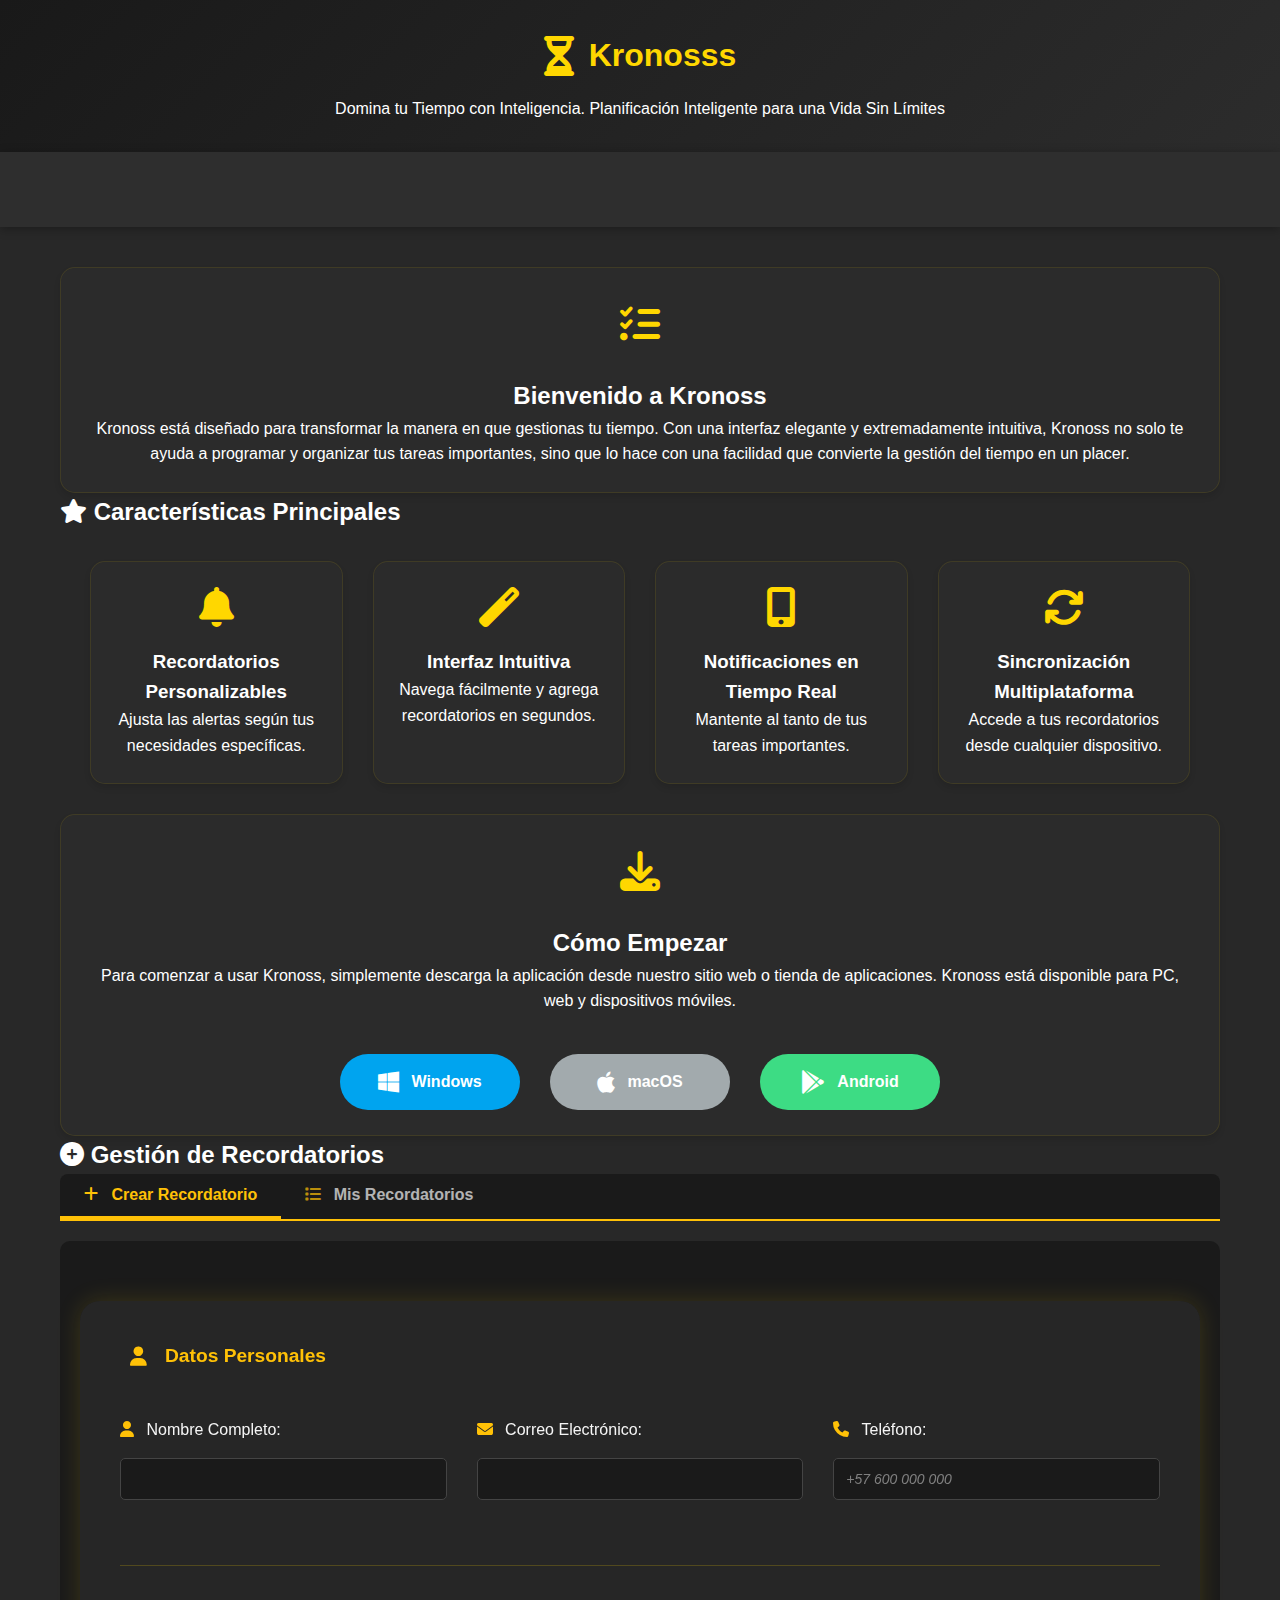
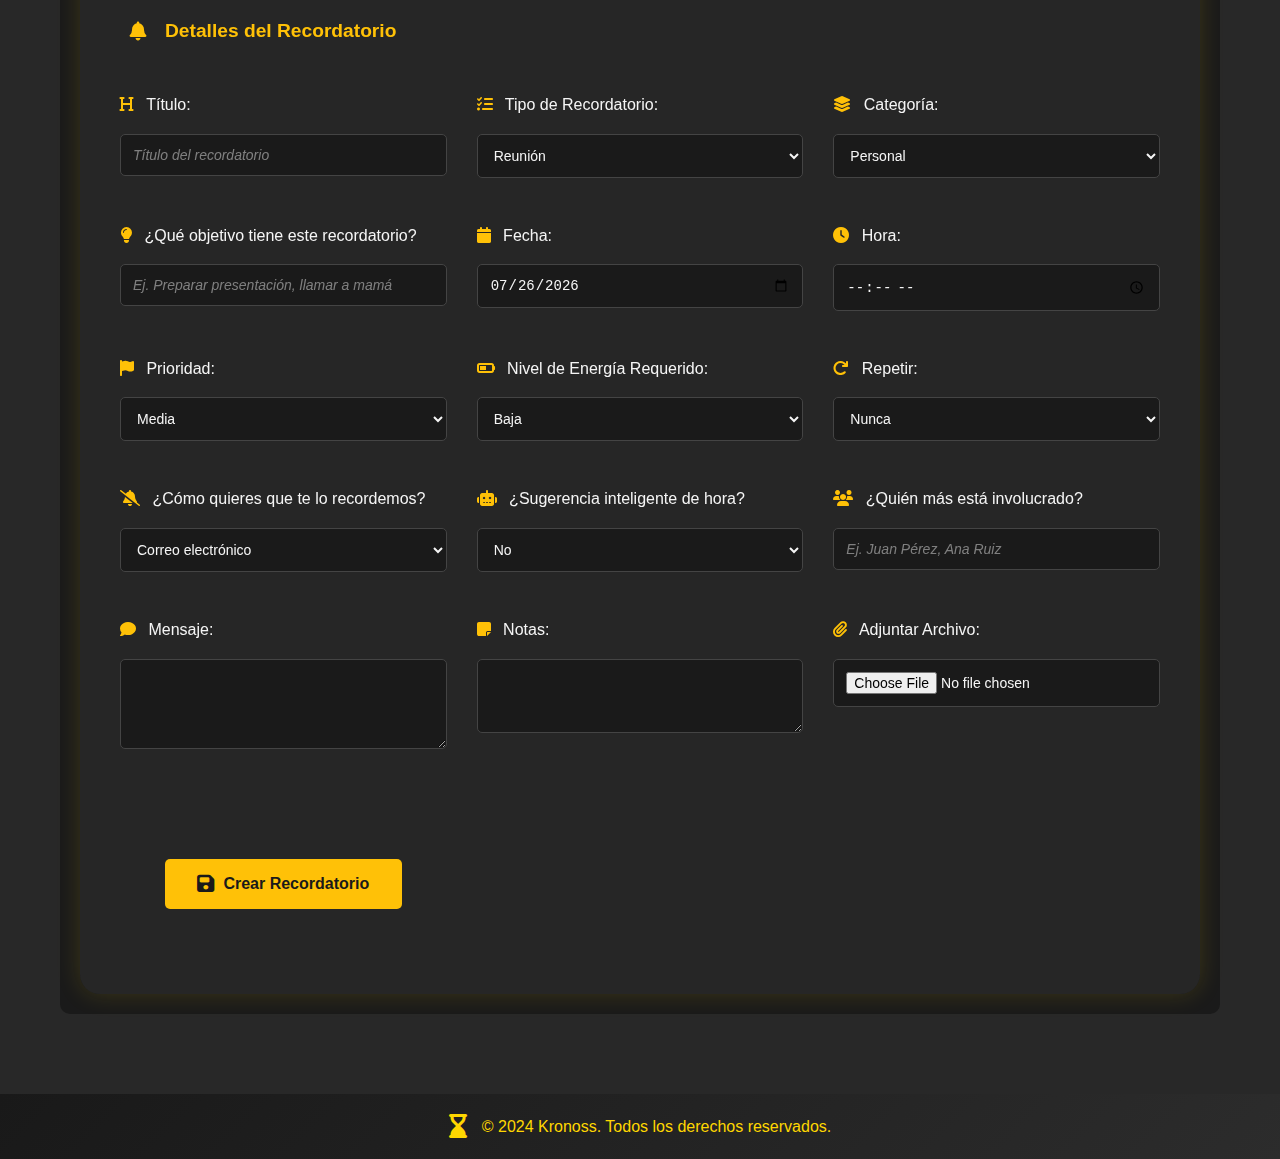
<file: KRONOSS/html/index.html>
<!DOCTYPE html>
<html lang="en">
<head>
    <meta charset="UTF-8">
    <meta name="viewport" content="width=device-width, initial-scale=1.0">
    <title>Kronosss</title>
    <link rel="stylesheet" href="../CSS/style_main.css">
    <link rel="stylesheet" href="../CSS/reminders.css">
</head>
<link rel="stylesheet" href="https://cdnjs.cloudflare.com/ajax/libs/font-awesome/6.5.1/css/all.min.css">
    <title>Kronosss - Gestión Inteligente del Tiempo</title>
</head>
<body>
    <header>
        <div class="container">
            <div class="header-content">
                <i class="fas fa-hourglass-half header-icon"></i>
                <h1>Kronosss</h1>
            </div>
            <p class="slogan">Domina tu Tiempo con Inteligencia. Planificación Inteligente para una Vida Sin Límites</p>
        </div>
    </header>
    <nav>
    <div class="nav-container">
        <div class="nav-links">
            <ul>
                <li><a href="#inicio"><i class="fas fa-home"></i> Inicio</a></li>
                <li><a href="#caracteristicas"><i class="fas fa-star"></i> Características</a></li>
                <li><a href="#descargar"><i class="fas fa-download"></i> Descargar</a></li>
                <li><a href="#crear-recordatorio"><i class="fas fa-bell"></i> Crear Recordatorio</a></li>
                <li><a href="#contacto"><i class="fas fa-envelope"></i> Contacto</a></li>
            </ul>
        </div>
        <div class="nav-auth">
            <a href="../html/login.html" class="auth-button login"><i class="fas fa-sign-in-alt"></i> Iniciar Sesión</a>
            <a href="../html/register.html" class="auth-button register"><i class="fas fa-user-plus"></i> Registrarse</a>
        </div>
    </div>
</nav>
    <main>
        <div class="container">
            <section id="inicio" class="feature-card">
                <div class="section-icon">
                    <i class="fas fa-tasks"></i>
                </div>
                <h2>Bienvenido a Kronoss</h2>
                <p>Kronoss está diseñado para transformar la manera en que gestionas tu tiempo. Con una interfaz elegante y extremadamente intuitiva, Kronoss no solo te ayuda a programar y organizar tus tareas importantes, sino que lo hace con una facilidad que convierte la gestión del tiempo en un placer.</p>
            </section>
            <section id="caracteristicas">
                <h2><i class="fas fa-star"></i> Características Principales</h2>
                <div class="features-grid">
                    <div class="feature-card">
                        <i class="fas fa-bell feature-icon"></i>
                        <h3>Recordatorios Personalizables</h3>
                        <p>Ajusta las alertas según tus necesidades específicas.</p>
                    </div>
                    <div class="feature-card">
                        <i class="fas fa-magic feature-icon"></i>
                        <h3>Interfaz Intuitiva</h3>
                        <p>Navega fácilmente y agrega recordatorios en segundos.</p>
                    </div>
                    <div class="feature-card">
                        <i class="fas fa-mobile-alt feature-icon"></i>
                        <h3>Notificaciones en Tiempo Real</h3>
                        <p>Mantente al tanto de tus tareas importantes.</p>
                    </div>
                    <div class="feature-card">
                        <i class="fas fa-sync feature-icon"></i>
                        <h3>Sincronización Multiplataforma</h3>
                        <p>Accede a tus recordatorios desde cualquier dispositivo.</p>
                    </div>
                </div>
            </section>
            <section id="descargar" class="feature-card">
                <div class="section-icon">
                    <i class="fas fa-download"></i>
                </div>
                <h2>Cómo Empezar</h2>
                <p>Para comenzar a usar Kronoss, simplemente descarga la aplicación desde nuestro sitio web o tienda de aplicaciones. Kronoss está disponible para PC, web y dispositivos móviles.</p>
                <div class="download-buttons">
                    <a href="#" class="button"><i class="fab fa-windows"></i> Windows</a>
                    <a href="#" class="button"><i class="fab fa-apple"></i> macOS</a>
                    <a href="#" class="button"><i class="fab fa-google-play"></i> Android</a>
                </div>
            </section>
<section id="crear-recordatorio">
    <h2><i class="fas fa-plus-circle"></i> Gestión de Recordatorios</h2>
    
    <!-- Tabs para alternar entre crear y ver recordatorios -->
    <div class="reminder-tabs">
        <button id="tab-crear" class="tab-button active"><i class="fas fa-plus"></i> Crear Recordatorio</button>
        <button id="tab-ver" class="tab-button"><i class="fas fa-list"></i> Mis Recordatorios</button>
    </div>
    
    <!-- Formulario para crear/editar recordatorio -->
    <div id="form-container" class="active-tab">
        <form id="reminderForm" action="#" method="post" enctype="multipart/form-data">
            <input type="hidden" id="reminderId" name="reminderId">
            <fieldset>
                <legend><i class="fas fa-user"></i> Datos Personales</legend>
                <div class="form-group">
                    <label for="fullName"><i class="fas fa-user"></i> Nombre Completo:</label>
                    <input type="text" id="fullName" name="fullName" required>
                </div>
                <div class="form-group">
                    <label for="email"><i class="fas fa-envelope"></i> Correo Electrónico:</label>
                    <input type="email" id="email" name="email" required>
                </div>
                <div class="form-group">
                    <label for="phone"><i class="fas fa-phone"></i> Teléfono:</label>
                    <input type="tel" id="phone" name="phone" placeholder="+57 600 000 000">
                </div>
            </fieldset>

            <fieldset>
                <legend><i class="fas fa-bell"></i> Detalles del Recordatorio</legend>
                <div class="form-group">
                    <label for="reminderTitle"><i class="fas fa-heading"></i> Título:</label>
                    <input type="text" id="reminderTitle" name="reminderTitle" required placeholder="Título del recordatorio">
                </div>
                <div class="form-group">
                    <label for="reminderType"><i class="fas fa-tasks"></i> Tipo de Recordatorio:</label>
                    <select id="reminderType" name="reminderType" required>
                        <option value="meeting">Reunión</option>
                        <option value="call">Llamada</option>
                        <option value="task">Tarea</option>
                        <option value="event">Evento</option>
                    </select>
                </div>
                <div class="form-group">
                    <label for="reminderCategory"><i class="fas fa-layer-group"></i> Categoría:</label>
                    <select id="reminderCategory" name="reminderCategory">
                        <option value="personal">Personal</option>
                        <option value="salud">Salud</option>
                        <option value="trabajo">Trabajo</option>
                        <option value="familia">Familia</option>
                        <option value="finanzas">Finanzas</option>
                        <option value="otro">Otro</option>
                    </select>
                </div>
                <div class="form-group">
                    <label for="reminderContext"><i class="fas fa-lightbulb"></i> ¿Qué objetivo tiene este recordatorio?</label>
                    <input type="text" id="reminderContext" name="reminderContext" placeholder="Ej. Preparar presentación, llamar a mamá">
                </div>
                <div class="form-group">
                    <label for="reminderDate"><i class="fas fa-calendar"></i> Fecha:</label>
                    <input type="date" id="reminderDate" name="reminderDate" required>
                </div>
                <div class="form-group">
                    <label for="reminderTime"><i class="fas fa-clock"></i> Hora:</label>
                    <input type="time" id="reminderTime" name="reminderTime" required>
                </div>
                <div class="form-group">
                    <label for="reminderPriority"><i class="fas fa-flag"></i> Prioridad:</label>
                    <select id="reminderPriority" name="reminderPriority">
                        <option value="low">Baja</option>
                        <option value="medium" selected>Media</option>
                        <option value="high">Alta</option>
                    </select>
                </div>
                <div class="form-group">
                    <label for="energyLevel"><i class="fas fa-battery-half"></i> Nivel de Energía Requerido:</label>
                    <select id="energyLevel" name="energyLevel">
                        <option value="low">Baja</option>
                        <option value="medium">Media</option>
                        <option value="high">Alta</option>
                    </select>
                </div>
                <div class="form-group">
                    <label for="reminderRepeat"><i class="fas fa-redo"></i> Repetir:</label>
                    <select id="reminderRepeat" name="reminderRepeat">
                        <option value="none">Nunca</option>
                        <option value="daily">Diariamente</option>
                        <option value="weekly">Semanalmente</option>
                        <option value="monthly">Mensualmente</option>
                    </select>
                </div>
                <div class="form-group">
                    <label for="notificationType"><i class="fas fa-bell-slash"></i> ¿Cómo quieres que te lo recordemos?</label>
                    <select id="notificationType" name="notificationType">
                        <option value="email">Correo electrónico</option>
                        <option value="sms">SMS</option>
                        <option value="push">Notificación móvil</option>
                        <option value="whatsapp">Mensaje de WhatsApp</option>
                    </select>
                </div>
                <div class="form-group">
                    <label for="smartSuggestion"><i class="fas fa-robot"></i> ¿Sugerencia inteligente de hora?</label>
                    <select id="smartSuggestion" name="smartSuggestion">
                        <option value="no" selected>No</option>
                        <option value="yes">Sí</option>
                    </select>
                </div>
                <div class="form-group">
                    <label for="peopleInvolved"><i class="fas fa-users"></i> ¿Quién más está involucrado?</label>
                    <input type="text" id="peopleInvolved" name="peopleInvolved" placeholder="Ej. Juan Pérez, Ana Ruiz">
                </div>
                <div class="form-group">
                    <label for="reminderMessage"><i class="fas fa-comment"></i> Mensaje:</label>
                    <textarea id="reminderMessage" name="reminderMessage" rows="4" required></textarea>
                </div>
                <div class="form-group">
                    <label for="reminderNotes"><i class="fas fa-sticky-note"></i> Notas:</label>
                    <textarea id="reminderNotes" name="reminderNotes" rows="3"></textarea>
                </div>
                <div class="form-group">
                    <label for="reminderAttachment"><i class="fas fa-paperclip"></i> Adjuntar Archivo:</label>
                    <input type="file" id="reminderAttachment" name="reminderAttachment">
                </div>
            </fieldset>

            <div class="form-actions">
                <button type="submit" id="saveReminder" class="submit-icon">
                    <i class="fas fa-save icon"></i> <span id="submitButtonText">Crear Recordatorio</span>
                </button>
                <button type="button" id="cancelEdit" class="cancel-icon" style="display: none;">
                    <i class="fas fa-times icon"></i> Cancelar
                </button>
            </div>
        </form>
    </div>
    
    <!-- Lista de recordatorios -->
    <div id="list-container" class="reminder-list-container">
        <div class="reminder-filters">
            <input type="text" id="searchReminder" placeholder="Buscar recordatorios...">
            <select id="filterCategory">
                <option value="">Todas las categorías</option>
                <option value="personal">Personal</option>
                <option value="salud">Salud</option>
                <option value="trabajo">Trabajo</option>
                <option value="familia">Familia</option>
                <option value="finanzas">Finanzas</option>
                <option value="otro">Otro</option>
            </select>
            <select id="filterPriority">
                <option value="">Todas las prioridades</option>
                <option value="low">Baja</option>
                <option value="medium">Media</option>
                <option value="high">Alta</option>
            </select>
        </div>
        
        <div id="remindersList" class="reminders-list">
            <!-- Los recordatorios se cargarán dinámicamente aquí -->
            <div class="empty-state">
                <i class="fas fa-calendar-times"></i>
                <p>No tienes recordatorios. ¡Crea uno nuevo!</p>
            </div>
        </div>
    </div>
    
    <!-- Modal de confirmación para eliminar -->
    <div id="deleteModal" class="modal">
        <div class="modal-content">
            <span class="close-modal">&times;</span>
            <h3><i class="fas fa-exclamation-triangle"></i> Confirmar eliminación</h3>
            <p>¿Estás seguro de que deseas eliminar este recordatorio?</p>
            <p>Esta acción no se puede deshacer.</p>
            <div class="modal-actions">
                <button id="confirmDelete" class="delete-button">
                    <i class="fas fa-trash"></i> Eliminar
                </button>
                <button id="cancelDelete" class="cancel-button">
                    <i class="fas fa-times"></i> Cancelar
                </button>
            </div>
        </div>
    </div>
</section>

        </div>
    </main>
    <footer>
        <div class="container">
            <div class="footer-content">
                <i class="fas fa-hourglass-end footer-icon"></i>
                <p>&copy; 2024 Kronoss. Todos los derechos reservados.</p>
            </div>
        </div>
    </footer>
    
    <!-- Scripts -->
    <script src="../js/reminders.js"></script>
</body>
</html>
</file>
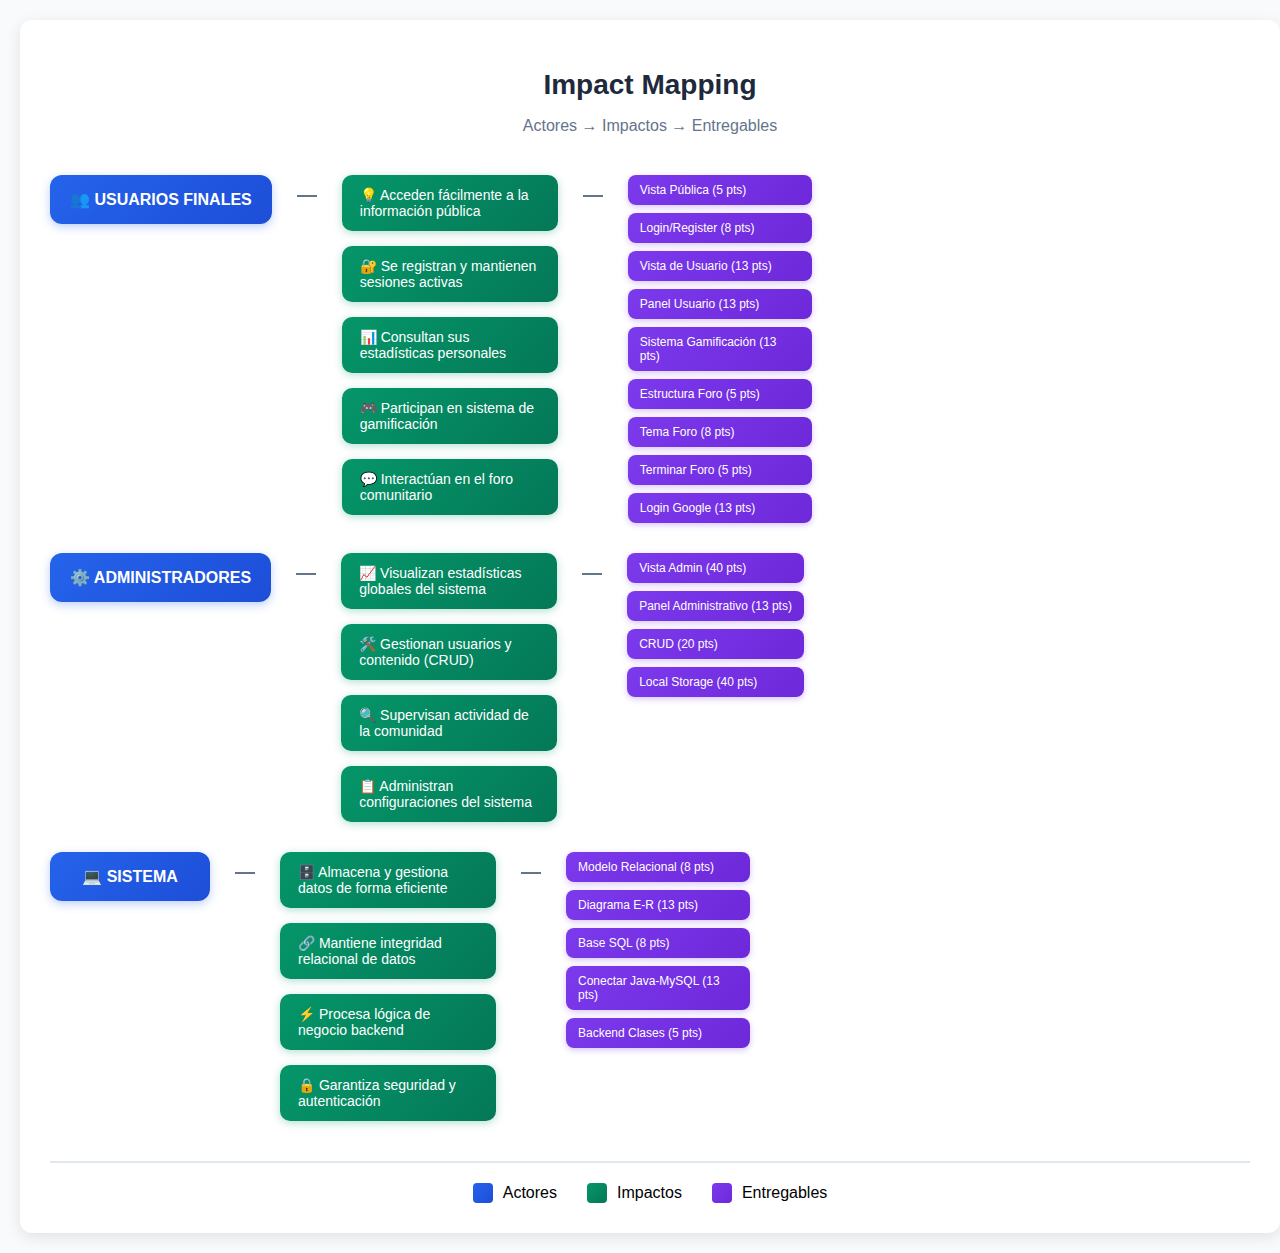
<file: KRONOSS/html/impact_mapping_definitive(1).html>
<!DOCTYPE html>
<html lang="es">
<head>
    <meta charset="UTF-8">
    <meta name="viewport" content="width=device-width, initial-scale=1.0">
    <title>Impact Mapping</title>
    <style>
        body {
            font-family: Arial, sans-serif;
            background-color: #f8fafc;
            margin: 0;
            padding: 20px;
            overflow-x: auto;
        }
        
        .container {
            background-color: white;
            border-radius: 12px;
            padding: 30px;
            box-shadow: 0 4px 15px rgba(0,0,0,0.1);
            min-width: 1200px;
        }
        
        .header {
            text-align: center;
            margin-bottom: 40px;
        }
        
        .header h1 {
            color: #1e293b;
            font-size: 28px;
            margin-bottom: 10px;
        }
        
        .impact-map {
            display: flex;
            flex-direction: column;
            gap: 30px;
        }
        
        .actors-section {
            display: flex;
            flex-direction: column;
            gap: 30px;
        }
        
        .actor-branch {
            display: flex;
            align-items: flex-start;
            gap: 25px;
        }
        
        .actor {
            background: linear-gradient(135deg, #2563eb, #1d4ed8);
            color: white;
            padding: 15px 20px;
            border-radius: 12px;
            text-align: center;
            font-weight: bold;
            min-width: 120px;
            box-shadow: 0 3px 10px rgba(37, 99, 235, 0.3);
        }
        
        .impacts-section {
            display: flex;
            flex-direction: column;
            gap: 15px;
        }
        
        .impact {
            background: linear-gradient(135deg, #059669, #047857);
            color: white;
            padding: 12px 18px;
            border-radius: 10px;
            font-size: 14px;
            max-width: 180px;
            box-shadow: 0 2px 8px rgba(5, 150, 105, 0.3);
        }
        
        .deliverables-section {
            display: flex;
            flex-direction: column;
            gap: 8px;
        }
        
        .deliverable {
            background: linear-gradient(135deg, #7c3aed, #6d28d9);
            color: white;
            padding: 8px 12px;
            border-radius: 8px;
            font-size: 12px;
            max-width: 160px;
            box-shadow: 0 2px 6px rgba(124, 58, 237, 0.3);
        }
        
        .horizontal-line {
            height: 2px;
            width: 20px;
            background-color: #64748b;
            margin: 20px 0;
        }
        
        .legend {
            display: flex;
            justify-content: center;
            gap: 30px;
            margin-top: 40px;
            padding-top: 20px;
            border-top: 2px solid #e2e8f0;
        }
        
        .legend-item {
            display: flex;
            align-items: center;
            gap: 10px;
        }
        
        .legend-color {
            width: 20px;
            height: 20px;
            border-radius: 4px;
        }
        
        .legend-actor { background: linear-gradient(135deg, #2563eb, #1d4ed8); }
        .legend-impact { background: linear-gradient(135deg, #059669, #047857); }
        .legend-deliverable { background: linear-gradient(135deg, #7c3aed, #6d28d9); }
    </style>
</head>
<body>
    <div class="container">
        <div class="header">
            <h1>Impact Mapping</h1>
            <p style="color: #64748b; font-size: 16px;">Actores → Impactos → Entregables</p>
        </div>
        
        <div class="impact-map">
            <!-- ACTORS -->
            <div class="actors-section">
                <!-- Actor 1: Usuarios Finales -->
                <div class="actor-branch">
                    <div class="actor">
                        👥 USUARIOS FINALES
                    </div>
                    
                    <div class="horizontal-line"></div>
                    
                    <div class="impacts-section">
                        <div class="impact">
                            💡 Acceden fácilmente a la información pública
                        </div>
                        <div class="impact">
                            🔐 Se registran y mantienen sesiones activas
                        </div>
                        <div class="impact">
                            📊 Consultan sus estadísticas personales
                        </div>
                        <div class="impact">
                            🎮 Participan en sistema de gamificación
                        </div>
                        <div class="impact">
                            💬 Interactúan en el foro comunitario
                        </div>
                    </div>
                    
                    <div class="horizontal-line"></div>
                    
                    <div class="deliverables-section">
                        <div class="deliverable">Vista Pública (5 pts)</div>
                        <div class="deliverable">Login/Register (8 pts)</div>
                        <div class="deliverable">Vista de Usuario (13 pts)</div>
                        <div class="deliverable">Panel Usuario (13 pts)</div>
                        <div class="deliverable">Sistema Gamificación (13 pts)</div>
                        <div class="deliverable">Estructura Foro (5 pts)</div>
                        <div class="deliverable">Tema Foro (8 pts)</div>
                        <div class="deliverable">Terminar Foro (5 pts)</div>
                        <div class="deliverable">Login Google (13 pts)</div>
                    </div>
                </div>
                
                <!-- Actor 2: Administradores -->
                <div class="actor-branch">
                    <div class="actor">
                        ⚙️ ADMINISTRADORES
                    </div>
                    
                    <div class="horizontal-line"></div>
                    
                    <div class="impacts-section">
                        <div class="impact">
                            📈 Visualizan estadísticas globales del sistema
                        </div>
                        <div class="impact">
                            🛠️ Gestionan usuarios y contenido (CRUD)
                        </div>
                        <div class="impact">
                            🔍 Supervisan actividad de la comunidad
                        </div>
                        <div class="impact">
                            📋 Administran configuraciones del sistema
                        </div>
                    </div>
                    
                    <div class="horizontal-line"></div>
                    
                    <div class="deliverables-section">
                        <div class="deliverable">Vista Admin (40 pts)</div>
                        <div class="deliverable">Panel Administrativo (13 pts)</div>
                        <div class="deliverable">CRUD (20 pts)</div>
                        <div class="deliverable">Local Storage (40 pts)</div>
                    </div>
                </div>
                
                <!-- Actor 3: Sistema -->
                <div class="actor-branch">
                    <div class="actor">
                        💻 SISTEMA
                    </div>
                    
                    <div class="horizontal-line"></div>
                    
                    <div class="impacts-section">
                        <div class="impact">
                            🗄️ Almacena y gestiona datos de forma eficiente
                        </div>
                        <div class="impact">
                            🔗 Mantiene integridad relacional de datos
                        </div>
                        <div class="impact">
                            ⚡ Procesa lógica de negocio backend
                        </div>
                        <div class="impact">
                            🔒 Garantiza seguridad y autenticación
                        </div>
                    </div>
                    
                    <div class="horizontal-line"></div>
                    
                    <div class="deliverables-section">
                        <div class="deliverable">Modelo Relacional (8 pts)</div>
                        <div class="deliverable">Diagrama E-R (13 pts)</div>
                        <div class="deliverable">Base SQL (8 pts)</div>
                        <div class="deliverable">Conectar Java-MySQL (13 pts)</div>
                        <div class="deliverable">Backend Clases (5 pts)</div>
                    </div>
                </div>
            </div>
        </div>
        
        <div class="legend">
            <div class="legend-item">
                <div class="legend-color legend-actor"></div>
                <span>Actores</span>
            </div>
            <div class="legend-item">
                <div class="legend-color legend-impact"></div>
                <span>Impactos</span>
            </div>
            <div class="legend-item">
                <div class="legend-color legend-deliverable"></div>
                <span>Entregables</span>
            </div>
        </div>
    </div>
</body>
</html>
</file>
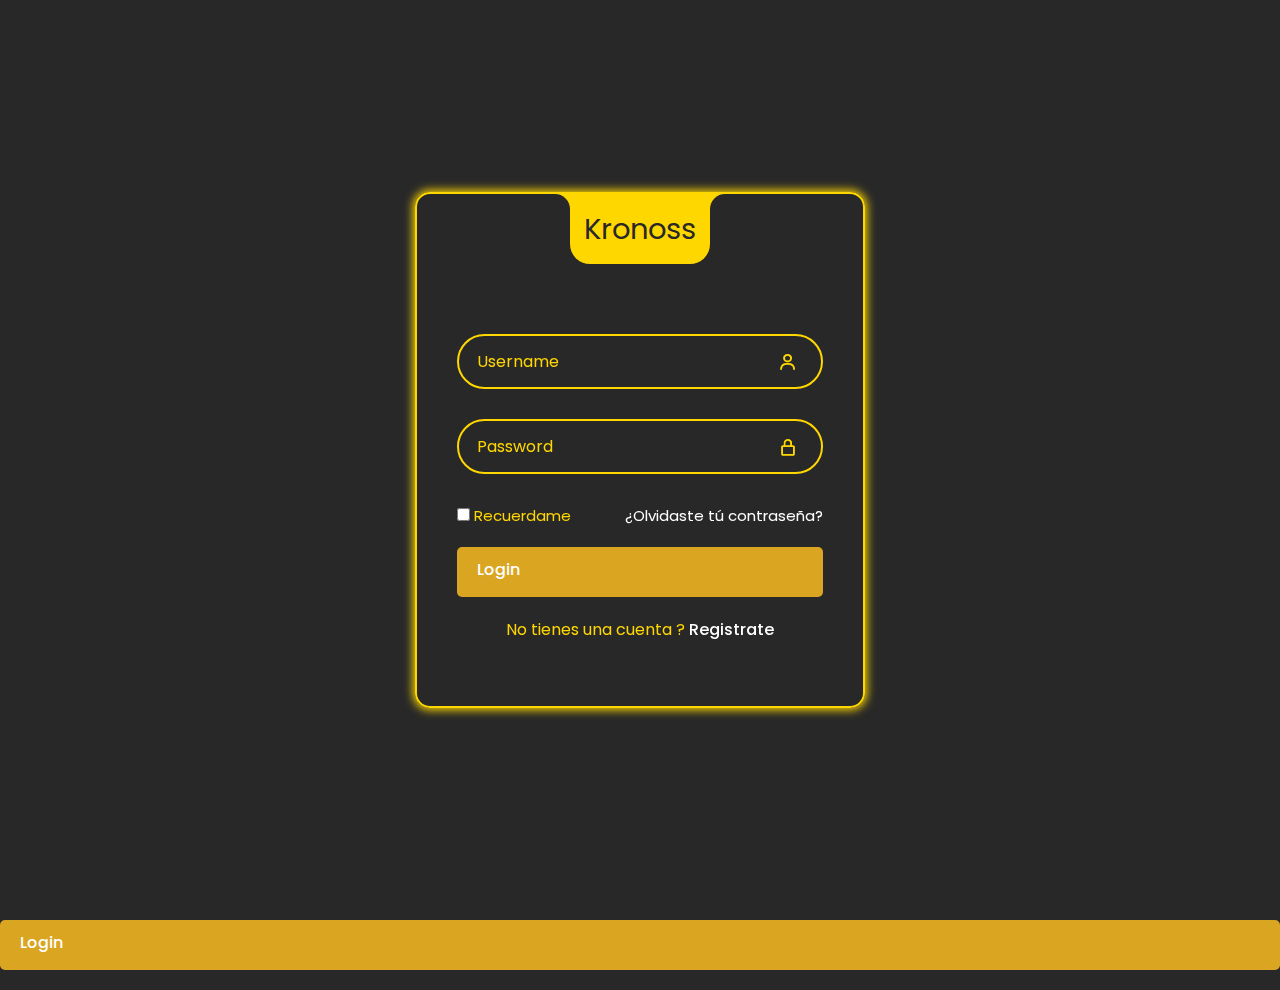
<file: KRONOSS/html/login.html>
<!DOCTYPE html>
<html lang="en">
<head>
    <meta charset="UTF-8">
    <meta name="viewport" content="width=device-width, initial-scale=1.0">
    <link href='https://unpkg.com/boxicons@2.1.4/css/boxicons.min.css' rel='stylesheet'>
    <link rel="stylesheet" href="../CSS/login.css">
    <title>Login</title>
</head>
<body>
    <div class="wrapper">
        <div class="login-box">
            <div class="login-header">
                <span class="login-blanco">Kronoss</span>
            </div>
            <form action="#" method="POST">
                <div class="input-box">
                    <input type="text" id="username" class="input-field" required>
                    <label for="username" class="label" aria-label="Username">Username</label>
                    <i class="bx bx-user icon"></i>
                </div>
                <div class="input-box">
                    <input type="password" id="password" class="input-field" required>
                    <label for="password" class="label" aria-label="Password">Password</label>
                    <i class="bx bx-lock-alt icon"></i>
                </div>
                <div class="remember-forgot">
                    <div class="remember-me">
                        <input type="checkbox" id="remember">
                        <label for="remember">Recuerdame</label>
                    </div>
                    <div class="forgot">
                        <a href="#">¿Olvidaste tú contraseña?</a>
                    </div>
                </div>
                <div class="input-box">
    <a href="../html/index_admin.html" class="input-submit">Login</a>
</div>

                <div class="register">
                    <span>No tienes una cuenta ? <a href="../html/register.html">Registrate</a></span>
                </div>
            </form>
        </div>
    </div>
    <style>
.input-box {
    display: flex;
    justify-content: center; /* Centra horizontalmente */
    align-items: center;     /* Centra verticalmente (si tiene altura) */
}

.input-submit {
    padding: 10px 20px;
    text-decoration: none;
    
    color: white;
    border-radius: 5px;
}
</style>

<div class="input-box">
    <a href="../html/index_admin.html" class="input-submit">Login</a>
</div>

</body>
</html>
</file>
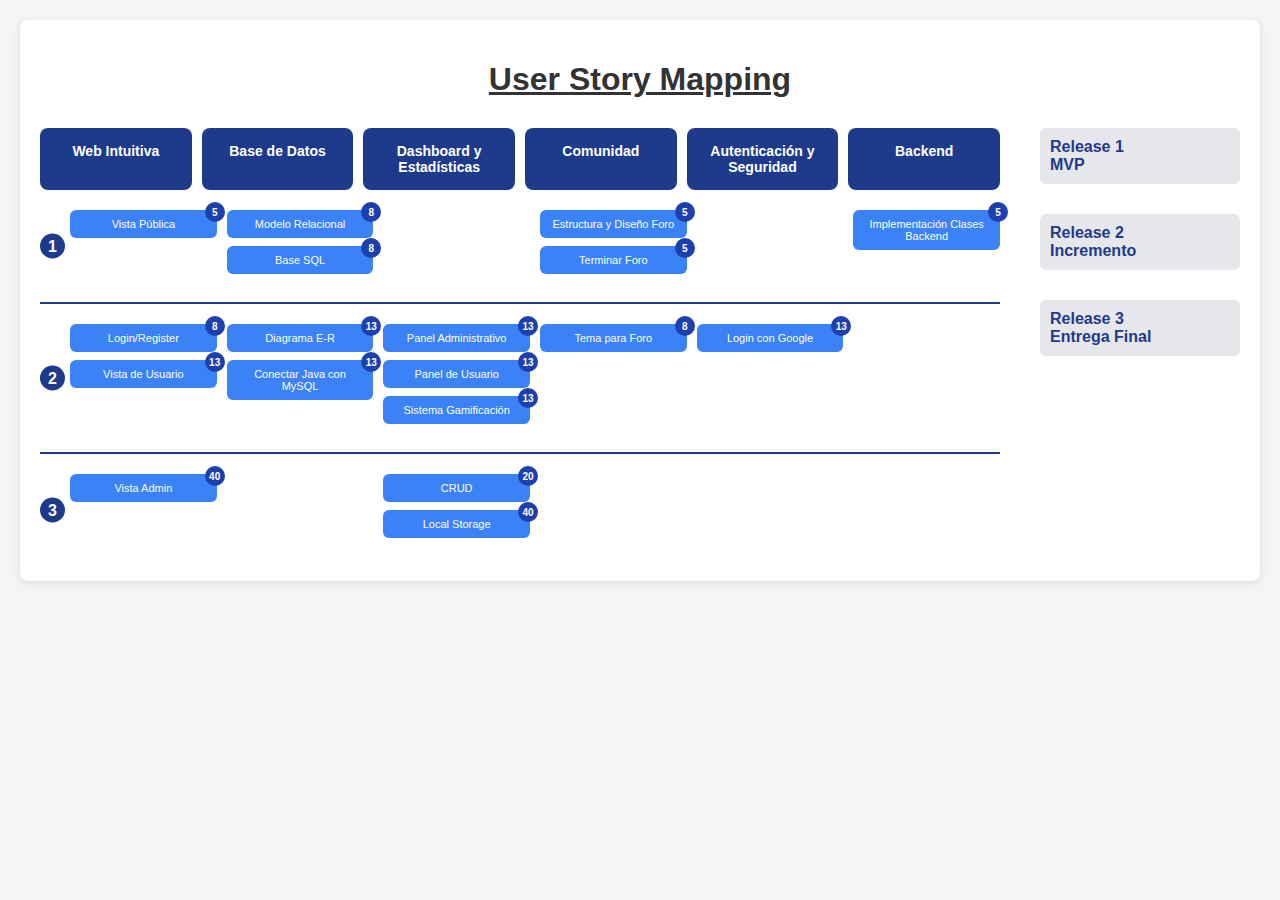
<file: KRONOSS/html/user_story_mapping_definitve.html>
<!DOCTYPE html>
<html lang="es">
<head>
    <meta charset="UTF-8">
    <meta name="viewport" content="width=device-width, initial-scale=1.0">
    <title>User Story Mapping</title>
    <style>
        body {
            font-family: Arial, sans-serif;
            background-color: #f5f5f5;
            margin: 0;
            padding: 20px;
        }
        
        .container {
            background-color: white;
            border-radius: 8px;
            padding: 20px;
            box-shadow: 0 2px 10px rgba(0,0,0,0.1);
            max-width: 1400px;
            margin: 0 auto;
        }
        
        .header {
            text-align: center;
            margin-bottom: 30px;
        }
        
        .header h1 {
            color: #333;
            text-decoration: underline;
            margin-bottom: 10px;
        }
        
        .mapping-container {
            display: flex;
            gap: 20px;
        }
        
        .main-mapping {
            flex: 1;
        }
        
        .epics-row {
            display: grid;
            grid-template-columns: repeat(6, 1fr);
            gap: 10px;
            margin-bottom: 20px;
        }
        
        .epic {
            background-color: #1e3a8a;
            color: white;
            padding: 15px;
            text-align: center;
            border-radius: 8px;
            font-weight: bold;
            font-size: 14px;
        }
        
        .stories-grid {
            display: grid;
            grid-template-columns: repeat(6, 1fr);
            gap: 10px;
            margin-bottom: 15px;
        }
        
        .story-column {
            min-height: 50px;
        }
        
        .story-card {
            background-color: #3b82f6;
            color: white;
            padding: 8px;
            margin-bottom: 8px;
            border-radius: 6px;
            font-size: 11px;
            text-align: center;
            position: relative;
        }
        
        .story-points {
            background-color: #1e40af;
            color: white;
            border-radius: 50%;
            width: 20px;
            height: 20px;
            display: flex;
            align-items: center;
            justify-content: center;
            font-size: 10px;
            font-weight: bold;
            position: absolute;
            top: -8px;
            right: -8px;
        }
        
        .release-info {
            width: 200px;
            padding-left: 20px;
        }
        
        .release-section {
            margin-bottom: 30px;
        }
        
        .release-title {
            font-weight: bold;
            color: #1e3a8a;
            margin-bottom: 10px;
            padding: 10px;
            background-color: #e5e7eb;
            border-radius: 6px;
        }
        
        .release-divider {
            height: 2px;
            background-color: #1e3a8a;
            margin: 20px 0;
        }
        
        .row-number {
            position: absolute;
            left: -30px;
            top: 50%;
            transform: translateY(-50%);
            background-color: #1e3a8a;
            color: white;
            width: 25px;
            height: 25px;
            border-radius: 50%;
            display: flex;
            align-items: center;
            justify-content: center;
            font-weight: bold;
        }
        
        .stories-row {
            position: relative;
            margin-left: 30px;
        }
    </style>
</head>
<body>
    <div class="container">
        <div class="header">
            <h1>User Story Mapping</h1>
        </div>
        
        <div class="mapping-container">
            <div class="main-mapping">
                <!-- Épicas -->
                <div class="epics-row">
                    <div class="epic">Web Intuitiva</div>
                    <div class="epic">Base de Datos</div>
                    <div class="epic">Dashboard y Estadísticas</div>
                    <div class="epic">Comunidad</div>
                    <div class="epic">Autenticación y Seguridad</div>
                    <div class="epic">Backend</div>
                </div>
                
                <!-- Release 1 - MVP -->
                <div class="stories-row">
                    <div class="row-number">1</div>
                    <div class="stories-grid">
                        <div class="story-column">
                            <div class="story-card">
                                Vista Pública
                                <div class="story-points">5</div>
                            </div>
                        </div>
                        <div class="story-column">
                            <div class="story-card">
                                Modelo Relacional
                                <div class="story-points">8</div>
                            </div>
                            <div class="story-card">
                                Base SQL
                                <div class="story-points">8</div>
                            </div>
                        </div>
                        <div class="story-column">
                        </div>
                        <div class="story-column">
                            <div class="story-card">
                                Estructura y Diseño Foro
                                <div class="story-points">5</div>
                            </div>
                            <div class="story-card">
                                Terminar Foro
                                <div class="story-points">5</div>
                            </div>
                        </div>
                        <div class="story-column">
                        </div>
                        <div class="story-column">
                            <div class="story-card">
                                Implementación Clases Backend
                                <div class="story-points">5</div>
                            </div>
                        </div>
                    </div>
                </div>
                
                <div class="release-divider"></div>
                
                <!-- Release 2 - Incremento -->
                <div class="stories-row">
                    <div class="row-number">2</div>
                    <div class="stories-grid">
                        <div class="story-column">
                            <div class="story-card">
                                Login/Register
                                <div class="story-points">8</div>
                            </div>
                            <div class="story-card">
                                Vista de Usuario
                                <div class="story-points">13</div>
                            </div>
                        </div>
                        <div class="story-column">
                            <div class="story-card">
                                Diagrama E-R
                                <div class="story-points">13</div>
                            </div>
                            <div class="story-card">
                                Conectar Java con MySQL
                                <div class="story-points">13</div>
                            </div>
                        </div>
                        <div class="story-column">
                            <div class="story-card">
                                Panel Administrativo
                                <div class="story-points">13</div>
                            </div>
                            <div class="story-card">
                                Panel de Usuario
                                <div class="story-points">13</div>
                            </div>
                            <div class="story-card">
                                Sistema Gamificación
                                <div class="story-points">13</div>
                            </div>
                        </div>
                        <div class="story-column">
                            <div class="story-card">
                                Tema para Foro
                                <div class="story-points">8</div>
                            </div>
                        </div>
                        <div class="story-column">
                            <div class="story-card">
                                Login con Google
                                <div class="story-points">13</div>
                            </div>
                        </div>
                        <div class="story-column">
                        </div>
                    </div>
                </div>
                
                <div class="release-divider"></div>
                
                <!-- Release 3 - Entrega Final -->
                <div class="stories-row">
                    <div class="row-number">3</div>
                    <div class="stories-grid">
                        <div class="story-column">
                            <div class="story-card">
                                Vista Admin
                                <div class="story-points">40</div>
                            </div>
                        </div>
                        <div class="story-column">
                        </div>
                        <div class="story-column">
                            <div class="story-card">
                                CRUD
                                <div class="story-points">20</div>
                            </div>
                            <div class="story-card">
                                Local Storage
                                <div class="story-points">40</div>
                            </div>
                        </div>
                        <div class="story-column">
                        </div>
                        <div class="story-column">
                        </div>
                        <div class="story-column">
                        </div>
                    </div>
                </div>
            </div>
            
            <!-- Release Info -->
            <div class="release-info">
                <div class="release-section">
                    <div class="release-title">
                        Release 1<br>
                        MVP
                    </div>
                </div>
                
                <div class="release-section">
                    <div class="release-title">
                        Release 2<br>
                        Incremento
                    </div>
                </div>
                
                <div class="release-section">
                    <div class="release-title">
                        Release 3<br>
                        Entrega Final
                    </div>
                </div>
            </div>
        </div>
    </div>
</body>
</html>
</file>
<file: KRONOSS/CSS/style_main.css>
@import url('https://fonts.googleapis.com/css2?family=Poppins:ital,wght@0,100;0,200;0,300;0,400;0,500;0,600;0,700;0,800;0,900;1,100;1,200;1,300;1,400;1,500;1,600;1,700;1,800;1,900&family=Rethink+Sans:ital,wght@0,400..800;1,400..800&display=swap');


* {
    margin: 0;
    padding: 0;
    box-sizing: border-box;
}

body {
    font-family: 'Segoe UI', Tahoma, Geneva, Verdana, sans-serif;
    background-color: #282828;
    color: #ffffff;
    line-height: 1.6;
    display: flex;
    flex-direction: column;
    min-height: 100vh;
}

.slogan{
    color: #ffffff;

}

.container {
    max-width: 1200px;
    width: 100%;
    margin: 0 auto;
    padding: 0 20px;
}

/* Header Styles */
header {
    background: linear-gradient(135deg, #191919 0%, #2c2c2c 100%);
    color: #FFD700;
    padding: 30px 0;
    text-align: center;
}

.header-content {
    display: flex;
    align-items: center;
    justify-content: center;
    gap: 15px;
    margin-bottom: 15px;
}

.header-icon {
    font-size: 2.5rem;
    color: #FFD700;
}

/* Estilos base de navegación */
nav {
    background-color: rgba(46, 46, 46, 0.95);
    top: 0;
    z-index: 1000;
    padding: 15px 0;
    box-shadow: 0 2px 10px rgba(0, 0, 0, 0.3);
    backdrop-filter: blur(10px);
}

.nav-container {
    max-width: 1200px;
    margin: 0 auto;
    padding: 0 20px;
    display: flex;
    justify-content: space-between;
    align-items: center;
}



/* Links de navegación */
.nav-links {
    flex-grow: 1;
    display: flex;
    justify-content: center;
    align-items: center;
}


.nav-links ul {
    list-style: none;
    display: flex;
    justify-content: center;
    gap: 30px;
    margin: 0;
    padding: 0;
}

.nav-links ul li a {
    color: #FFD700;
    text-decoration: none;
    font-weight: 500;
    font-size: 16px;
    transition: all 0.3s ease;
    padding: 8px 12px;
    border-radius: 4px;
    display: flex;
    align-items: center;
    gap: 8px;
}

.nav-links ul li a:hover {
    color: #FFA726;
    background-color: rgba(255, 215, 0, 0.1);
    transform: translateY(-2px);
}

.nav-links ul li a i {
    font-size: 1.1em;
}

/* Animación de carga horizontal */
@keyframes slideIn {
    0% {
        transform: translateX(-100%);
        opacity: 0;
    }
    100% {
        transform: translateX(0);
        opacity: 1;
    }
}

nav {
    background-color: rgba(46, 46, 46, 0.95);
    top: 0;
    z-index: 1000;
    padding: 15px 0;
    box-shadow: 0 2px 10px rgba(0, 0, 0, 0.3);
    backdrop-filter: blur(10px);
}

.nav-container {
    max-width: 1200px;
    margin: 0 auto;
    padding: 0 20px;
    display: flex;
    justify-content: space-between;
    align-items: center;
}

/* Animación aplicada a los elementos del navbar */
.nav-container > * {
    animation: slideIn 0.5s ease-out forwards;
    opacity: 0; /* Inicialmente oculto */
}

/* Añadir un pequeño retraso a cada elemento para que aparezcan uno tras otro */
.nav-container > *:nth-child(1) {
    animation-delay: 0s;
}
.nav-container > *:nth-child(2) {
    animation-delay: 0.1s;
}
.nav-container > *:nth-child(3) {
    animation-delay: 0.2s;
}
.nav-container > *:nth-child(4) {
    animation-delay: 0.3s;
}


/* Auth Buttons */
.nav-auth {
    display: flex;
    gap: 15px;
    align-items: center;
}

.auth-button {
    padding: 8px 16px;
    border-radius: 20px;
    text-decoration: none;
    font-weight: 500;
    transition: all 0.3s ease;
    display: flex;
    align-items: center;
    gap: 8px;
}

.auth-button i {
    font-size: 1.1em;
}

.auth-button.login {
    color: #FFD700;
    border: 2px solid #FFD700;
    background: transparent;
}

.auth-button.login:hover {
    background-color: rgba(255, 215, 0, 0.1);
    transform: translateY(-2px);
}

.auth-button.register {
    color: #282828;
    background-color: #FFD700;
    border: 2px solid #FFD700;
}

.auth-button.register:hover {
    background-color: #FFA726;
    border-color: #FFA726;
    transform: translateY(-2px);
}

/* Main Content */
main {
    flex: 1;
    padding: 40px 0;
}

/* Feature Cards */
.features-grid {
    display:grid;
    grid-template-columns: repeat(auto-fit, minmax(250px, 1fr));
    gap: 30px;
    margin: 30px 30px 30px 

}

.feature-card {
    background: rgba(46, 46, 46, 0.5);
    border-radius: 15px;
    padding: 25px;
    text-align: center;
    transition: all 0.3s ease;
    border: 1px solid rgba(255, 215, 0, 0.1);
    box-shadow: 0 4px 6px rgba(0, 0, 0, 0.1);
}

.feature-card:hover {
    transform: translateY(-5px);
    box-shadow: 0 6px 12px rgba(0, 0, 0, 0.2);
    border-color: rgba(255, 215, 0, 0.3);
}

.feature-icon {
    font-size: 2.5rem;
    color: #FFD700;
    margin-bottom: 20px;
}

.section-icon {
    font-size: 2.5rem;
    color: #FFD700;
    margin-bottom: 20px;
    text-align: center;
}

/* Download Section */
.download-buttons {
    display: flex;
    gap: 30px;
    justify-content: center;
    flex-wrap: wrap;
    margin-top: 40px;
}

.download-buttons .button {
    min-width: 180px;
    padding: 15px 30px;
    display: flex;
    align-items: center;
    justify-content: center;
    gap: 12px;
    border-radius: 30px;
    font-weight: 600;
    transition: all 0.3s ease;
    text-decoration: none;
}

.download-buttons .button:nth-child(1) {
    background-color: #00A4EF;
    color: white;
}

.download-buttons .button:nth-child(2) {
    background-color: #A2AAAD;
    color: white;
}

.download-buttons .button:nth-child(3) {
    background-color: #3DDC84;
    color: white;
}

.download-buttons .button:hover {
    transform: translateY(-5px);
    box-shadow: 0 8px 20px rgba(0, 0, 0, 0.2);
    filter: brightness(1.1);
}

.download-buttons .button i {
    font-size: 1.5em;
}


/* Form Styles */
form {
    background: rgba(46, 46, 46, 0.5);
    padding: 30px;
    border-radius: 15px;
    box-shadow: 0 0 20px rgba(255, 215, 0, 0.1);
    display: grid;
    grid-template-columns: repeat(auto-fit, minmax(250px, 1fr));
    gap: 25px;
    margin-top: 30px;
}

fieldset {
    border: none;
    display: contents;
}

legend {
    font-weight: bold;
    margin-bottom: 15px;
    color: #FFD700;
    font-size: 1.2rem;
    grid-column: 1 / -1;
    display: flex;
    align-items: center;
    gap: 10px;
}

.form-group {
    display: flex;
    flex-direction: column;
    gap: 8px;
}

form label {
    color: #FFD700;
    font-weight: 500;
    display: flex;
    align-items: center;
    gap: 8px;
}

form input,
form select,
form textarea {
    padding: 12px;
    background-color: #333;
    border: 1px solid rgba(255, 215, 0, 0.3);
    border-radius: 8px;
    color: #fff;
    transition: all 0.3s ease;
}

form input:focus,
form select:focus,
form textarea:focus {
    outline: none;
    border-color: #FFD700;
    box-shadow: 0 0 8px rgba(255, 215, 0, 0.3);
}

form button {
    justify-self: center;
    width: 100%;
    max-width: 300px;
    background-color: #FFD700;
    color: #282828;
    font-weight: 700;
    display: flex;
    align-items: center;
    justify-content: center;
    gap: 10px;
    height:50px;
    border-radius: 35px;
    font-family: 'Segoe UI', Tahoma, Geneva, Verdana, sans-serif;
    color:black;
    margin: 45px;
}

form button:hover {
    background-color: white;
    transform: translateY(-2px);
}

form button i{
    font-size: 20px;
}


    form {
    background: rgba(46, 46, 46, 0.6);
    backdrop-filter: blur(10px);
    padding: 40px;
    border-radius: 20px;
    box-shadow: 0 0 25px rgba(255, 215, 0, 0.15);
    display: grid;
    grid-template-columns: repeat(auto-fit, minmax(280px, 1fr));
    gap: 30px;
    margin-top: 40px;
    animation: fadeIn 0.6s ease-in-out;
}

@keyframes fadeIn {
    from { opacity: 0; transform: translateY(10px); }
    to { opacity: 1; transform: translateY(0); }
}

fieldset {
    border: none;
    display: contents;
}

fieldset:not(:first-of-type)::before {
    content: "";
    display: block;
    border-top: 1px solid rgba(255, 215, 0, 0.2);
    margin: 20px 0;
    grid-column: 1 / -1;
}

legend {
    font-weight: bold;
    margin-bottom: 15px;
    color: #FFD700;
    font-size: 1.2rem;
    grid-column: 1 / -1;
    display: flex;
    align-items: center;
    gap: 10px;
}

.form-group {
    display: flex;
    flex-direction: column;
    gap: 8px;
}

form label {
    color: #FFD700;
    font-weight: 500;
    display: flex;
    align-items: center;
    gap: 8px;
}

form input,
form select,
form textarea {
    padding: 12px;
    background-color: #333;
    border: 1px solid rgba(255, 215, 0, 0.3);
    border-radius: 8px;
    color: #fff;
    transition: all 0.3s ease;
    font-size: 1rem;
}

form input::placeholder,
form textarea::placeholder {
    color: #bbb;
    opacity: 0.7;
    font-style: italic;
}

form input:focus,
form select:focus,
form textarea:focus {
    outline: none;
    border-color: #FFD700;
    box-shadow: 0 0 8px rgba(255, 215, 0, 0.3);
    background-color: #2a2a2a;
}

form button {
    justify-self: center;
    width: 100%;
    max-width: 300px;
    background-color: #FFD700;
    color: #282828;
    font-weight: 700;
    display: flex;
    align-items: center;
    justify-content: center;
    gap: 10px;
    height: 50px;
    border-radius: 35px;
    font-family: 'Segoe UI', Tahoma, Geneva, Verdana, sans-serif;
    color: black;
    margin: 45px;
    transition: background-color 0.3s ease, transform 0.3s ease, box-shadow 0.3s ease;
}

form button:hover {
    background-color: white;
    transform: translateY(-2px);
    box-shadow: 0 8px 15px rgba(255, 215, 0, 0.3);
}

form button i {
    font-size: 20px;
}



/* Footer */
footer {
    background: linear-gradient(135deg, #191919 0%, #2c2c2c 100%);
    color: #FFD700;
    padding: 20px 0;
    margin-top: 40px;
}

.footer-content {
    display: flex;
    align-items: center;
    justify-content: center;
    gap: 15px;
}

.footer-icon {
    font-size: 1.5rem;
}

/* Responsive Design */
@media (max-width: 968px) {
    .nav-container {
        flex-direction: column;
        gap: 15px;
    }

    .nav-links ul {
        flex-wrap: wrap;
        justify-content: center;
    }

    .nav-auth {
        width: 100%;
        justify-content: center;
        margin-top: 10px;
    }

    .features-grid {
        grid-template-columns: repeat(auto-fit, minmax(200px, 1fr));
    }

    form {
        grid-template-columns: 1fr;
    }

    .download-buttons {
        flex-direction: column;
        align-items: center;
    }

    .download-buttons .button {
        width: 100%;
        max-width: 300px;
    }
}

@media (max-width: 768px) {
    .nav-links ul {
        flex-direction: column;
        align-items: center;
        gap: 15px;
    }

    .nav-auth {
        flex-direction: column;
        gap: 10px;
    }

    .auth-button {
        width: 100%;
        justify-content: center;
    }

    .feature-card {
        padding: 20px;
    }
}

@media (max-width: 480px) {
    .container {
        padding: 0 15px;
    }

    .header-content {
        flex-direction: column;
    }

    h1 {
        font-size: 1.8rem;
    }

    h2 {
        font-size: 1.5rem;
    }

    .feature-icon {
        font-size: 2rem;
    }

    form {
        padding: 20px;
    }
}
</file>
<file: KRONOSS/CSS/reminders.css>
/* Estilos para la gestión de recordatorios */

/* Variables de colores */
:root {
    --dark-bg: #1a1a1a;
    --dark-secondary: #2a2a2a;
    --accent-yellow: #ffc107;
    --accent-yellow-dark: #e6ac00;
    --text-light: #f5f5f5;
    --text-muted: #aaaaaa;
    --success: #4CAF50;
    --warning: #FF9800;
    --danger: #F44336;
    --info: #2196F3;
}

/* Tabs de navegación */
.reminder-tabs {
    display: flex;
    margin-bottom: 20px;
    border-bottom: 2px solid var(--accent-yellow);
    background-color: var(--dark-bg);
    border-radius: 8px 8px 0 0;
}

.tab-button {
    padding: 12px 24px;
    background: none;
    border: none;
    font-size: 16px;
    font-weight: 600;
    color: var(--text-light);
    cursor: pointer;
    transition: all 0.3s ease;
    border-bottom: 3px solid transparent;
    opacity: 0.7;
}

.tab-button:hover {
    opacity: 1;
    background-color: rgba(255, 193, 7, 0.1);
}

.tab-button.active {
    color: var(--accent-yellow);
    border-bottom: 3px solid var(--accent-yellow);
    opacity: 1;
}

.tab-button i {
    margin-right: 8px;
    color: var(--accent-yellow);
}

/* Contenedores de tabs */
#form-container,
#list-container {
    display: none;
    opacity: 0;
    transition: opacity 0.3s ease;
}

#form-container.active-tab,
#list-container.active-tab {
    display: block;
    opacity: 1;
}

/* Formulario */
#form-container {
    background-color: var(--dark-bg);
    border-radius: 10px;
    padding: 20px;
    color: var(--text-light);
}

fieldset {
    border: 1px solid #444;
    border-radius: 8px;
    padding: 20px;
    margin-bottom: 20px;
    background-color: var(--dark-secondary);
}

legend {
    color: var(--accent-yellow);
    font-weight: 600;
    padding: 0 10px;
}

legend i {
    margin-right: 8px;
}

.form-group {
    margin-bottom: 15px;
}

.form-group label {
    display: block;
    margin-bottom: 8px;
    color: var(--text-light);
}

.form-group label i {
    color: var(--accent-yellow);
    margin-right: 8px;
}

.form-group input,
.form-group select,
.form-group textarea {
    width: 100%;
    padding: 12px;
    border: 1px solid #444;
    border-radius: 5px;
    background-color: var(--dark-bg);
    color: var(--text-light);
    font-size: 14px;
}

.form-group input:focus,
.form-group select:focus,
.form-group textarea:focus {
    border-color: var(--accent-yellow);
    outline: none;
    box-shadow: 0 0 0 2px rgba(255, 193, 7, 0.2);
}

.form-group input::placeholder,
.form-group textarea::placeholder {
    color: var(--text-muted);
}

.form-group select option {
    background-color: var(--dark-bg);
}

/* Botones del formulario */
.form-actions {
    display: flex;
    gap: 15px;
    margin-top: 20px;
}

.submit-icon,
.cancel-icon {
    display: inline-flex;
    align-items: center;
    justify-content: center;
    gap: 8px;
    padding: 12px 24px;
    border: none;
    border-radius: 5px;
    font-size: 16px;
    font-weight: 600;
    cursor: pointer;
    transition: all 0.3s ease;
}

.submit-icon {
    background-color: var(--accent-yellow);
    color: var(--dark-bg);
}

.submit-icon:hover {
    background-color: var(--accent-yellow-dark);
}

.cancel-icon {
    background-color: var(--dark-secondary);
    color: var(--text-light);
}

.cancel-icon:hover {
    background-color: #3a3a3a;
}

/* Lista de recordatorios */
.reminder-list-container {
    background-color: var(--dark-bg);
    border-radius: 10px;
    box-shadow: 0 5px 15px rgba(0, 0, 0, 0.2);
    padding: 20px;
    color: var(--text-light);
}

.reminder-filters {
    display: flex;
    gap: 15px;
    margin-bottom: 20px;
}

.reminder-filters input,
.reminder-filters select {
    padding: 10px 15px;
    border: 1px solid #444;
    border-radius: 5px;
    font-size: 14px;
    background-color: var(--dark-secondary);
    color: var(--text-light);
}

.reminder-filters input {
    flex: 1;
}

.reminder-filters input::placeholder {
    color: var(--text-muted);
}

.reminder-filters select option {
    background-color: var(--dark-secondary);
    color: var(--text-light);
}

.reminders-list {
    display: flex;
    flex-direction: column;
    gap: 15px;
}

.reminder-item {
    background-color: var(--dark-secondary);
    border-radius: 8px;
    padding: 15px;
    box-shadow: 0 2px 5px rgba(0, 0, 0, 0.2);
    border-left: 4px solid #555;
    transition: transform 0.2s ease, box-shadow 0.2s ease;
    color: var(--text-light);
}

.reminder-item:hover {
    transform: translateY(-2px);
    box-shadow: 0 5px 15px rgba(0, 0, 0, 0.3);
}

/* Colores según prioridad */
.priority-low {
    border-left-color: var(--success);
}

.priority-medium {
    border-left-color: var(--accent-yellow);
}

.priority-high {
    border-left-color: var(--danger);
}

.reminder-header {
    display: flex;
    justify-content: space-between;
    align-items: center;
    margin-bottom: 10px;
}

.reminder-title {
    display: flex;
    align-items: center;
    gap: 10px;
}

.reminder-title h3 {
    margin: 0;
    font-size: 18px;
    font-weight: 600;
    color: var(--text-light);
}

.reminder-title i {
    font-size: 18px;
    color: var(--accent-yellow);
}

.reminder-category {
    background-color: rgba(255, 193, 7, 0.2);
    color: var(--accent-yellow);
    padding: 4px 8px;
    border-radius: 4px;
    font-size: 12px;
    font-weight: 500;
    text-transform: capitalize;
}

.reminder-datetime {
    display: flex;
    align-items: center;
    gap: 8px;
    margin-bottom: 10px;
    color: var(--text-muted);
    font-size: 14px;
}

.reminder-datetime i {
    color: var(--accent-yellow);
}

.reminder-message {
    margin-bottom: 15px;
    line-height: 1.5;
    color: var(--text-light);
}

.reminder-actions {
    display: flex;
    justify-content: flex-end;
    gap: 10px;
}

.edit-button,
.delete-button {
    background: none;
    border: none;
    cursor: pointer;
    font-size: 16px;
    padding: 8px;
    border-radius: 4px;
    transition: background-color 0.2s ease;
}

.edit-button {
    color: var(--info);
}

.edit-button:hover {
    background-color: rgba(33, 150, 243, 0.2);
}

.delete-button {
    color: var(--danger);
}

.delete-button:hover {
    background-color: rgba(244, 67, 54, 0.2);
}

/* Estado vacío */
.empty-state {
    display: flex;
    flex-direction: column;
    align-items: center;
    justify-content: center;
    padding: 40px 20px;
    text-align: center;
}

.empty-state i {
    font-size: 48px;
    color: var(--accent-yellow);
    margin-bottom: 15px;
    opacity: 0.6;
}

.empty-state p {
    color: var(--text-muted);
    font-size: 16px;
}

/* Modal de confirmación */
.modal {
    display: none;
    position: fixed;
    top: 0;
    left: 0;
    width: 100%;
    height: 100%;
    background-color: rgba(0, 0, 0, 0.7);
    z-index: 1000;
    justify-content: center;
    align-items: center;
}

.modal-content {
    background-color: var(--dark-bg);
    border-radius: 10px;
    padding: 25px;
    width: 90%;
    max-width: 450px;
    box-shadow: 0 5px 20px rgba(0, 0, 0, 0.3);
    position: relative;
    border: 1px solid #444;
    color: var(--text-light);
}

.close-modal {
    position: absolute;
    top: 15px;
    right: 15px;
    font-size: 24px;
    color: var(--text-muted);
    cursor: pointer;
    transition: color 0.2s ease;
}

.close-modal:hover {
    color: var(--text-light);
}

.modal h3 {
    display: flex;
    align-items: center;
    gap: 10px;
    margin-top: 0;
    color: var(--danger);
}

.modal h3 i {
    font-size: 24px;
}

.modal-actions {
    display: flex;
    justify-content: flex-end;
    gap: 15px;
    margin-top: 25px;
}

.modal-actions button {
    padding: 10px 20px;
    border: none;
    border-radius: 5px;
    font-weight: 600;
    cursor: pointer;
    display: flex;
    align-items: center;
    gap: 8px;
}

.modal-actions .delete-button {
    background-color: var(--danger);
    color: white;
}

.modal-actions .delete-button:hover {
    background-color: #d32f2f;
}

.modal-actions .cancel-button {
    background-color: var(--dark-secondary);
    color: var(--text-light);
}

.modal-actions .cancel-button:hover {
    background-color: #3a3a3a;
}

/* Notificación */
.notification {
    position: fixed;
    bottom: -100px;
    left: 50%;
    transform: translateX(-50%);
    background-color: var(--dark-bg);
    color: var(--text-light);
    padding: 15px 25px;
    border-radius: 5px;
    box-shadow: 0 5px 15px rgba(0, 0, 0, 0.3);
    display: flex;
    align-items: center;
    gap: 10px;
    z-index: 1100;
    transition: bottom 0.3s ease;
    border-left: 4px solid var(--accent-yellow);
}

.notification.show {
    bottom: 30px;
}

.notification i {
    font-size: 20px;
    color: var(--accent-yellow);
}

/* Responsive */
@media (max-width: 768px) {
    .reminder-filters {
        flex-direction: column;
    }
    
    .form-actions {
        flex-direction: column;
    }
    
    .modal-content {
        width: 95%;
    }
}
</file>
<file: KRONOSS/CSS/login.css>
@import url('https://fonts.googleapis.com/css2?family=Poppins:ital,wght@0,100;0,200;0,300;0,400;0,500;0,600;0,700;0,800;0,900;1,100;1,200;1,300;1,400;1,500;1,600;1,700;1,800;1,900&family=Rethink+Sans:ital,wght@0,400..800;1,400..800&display=swap');

* {
    margin: 0;
    padding: 0;
    box-sizing: border-box;
    font-family: "Poppins", sans-serif;
}

body {
    background-color: #282828;
}

a {
    text-decoration: none;
    color: white;
}

a:hover {
    text-decoration: underline;
    color: white;
}

.wrapper {
    width: 100%;
    display: flex;
    justify-content: center;
    align-items: center;
    min-height: 100vh;
    background-color: #282828;
}

.login-box {
    position: relative;
    width: 450px;
    backdrop-filter: blur(25px);
    border: 2px solid var(--Titulos-color);
    border-radius: 15px;
    padding: 7.5em 2.5em 4em 2.53em;
    color: var(--Titulos-color);
    box-shadow: 0px 0px 10px 2px;
    transition: all 0.3s ease-in-out;
}

.login-box:hover {
    box-shadow: 0px 0px 15px 4px rgba(255, 215, 15, 0.5);
}

:root {
    --body-color: #282828;
    --Titulos-color: #ffd700;
    --Boton-color1: #daa621;
    --Boton-color2: #a07e27;
    --Border-color: #b7860f;
    --Header-color: #2e2e2f;
}

.login-header {
    position: absolute;
    top: 0;
    left: 50%;
    transform: translateX(-50%);
    display: flex;
    align-items: center;
    justify-content: center;
    background-color: #ffd700;
    width: 140px;
    height: 70px;
    border-radius: 0 0 20px 20px;
}

.login-blanco {
    color: white;
}

.login-header span {
    font-size: 29px;
    color: #282828;
}

.login-header::before {
    content: "";
    position: absolute;
    top: 0;
    left: -30px;
    width: 30px;
    height: 30px;
    border-top-right-radius: 50%;
    background: transparent;
    box-shadow: 15px 0 0 0 var(--Titulos-color);
}

.login-header::after {
    content: "";
    position: absolute;
    top: 0;
    right: -30px;
    width: 30px;
    height: 30px;
    border-top-left-radius: 50%;
    background: transparent;
    box-shadow: -15px 0 0 0 var(--Titulos-color);
}

.input-box {
    position: relative;
    display: flex;
    flex-direction: column;
    margin: 20px 0;
}

.input-field {
    width: 100%;
    height: 55px;
    font-size: 16px;
    background: transparent;
    color: #ffd70f;
    padding-inline: 20px 50px;
    border: 2px solid var(--Titulos-color);
    border-radius: 30px;
    outline: none;
    transition: border-color 0.3s ease, background-color 0.3s ease;
}

#username,
#password {
    margin-bottom: 10px;
}

.label {
    position: absolute;
    top: 15px;
    left: 20px;
    transition: .2s;
}

.input-field:focus ~ .label,
.input-field:valid ~ .label {
    position: absolute;
    top: -10px;
    font-size: 14px;
    background-color: var(--Boton-color1);
    border-radius: 30px;
    color: #000000;
    padding: 0 10px;
}

.icon {
    position: absolute;
    top: 18px;
    right: 25px;
    font-size: 20px;
}

.remember-forgot {
    display: flex;
    justify-content: space-between;
    font-size: 15px;
}

input[type="checkbox"]:checked {
    background-color: var(--Boton-color1);
    border-color: var(--Boton-color1);
}

input[type="checkbox"] {
    accent-color: var(--Boton-color1);
}

.input-submit {
    width: 100%;
    height: 50px;
    background: var(--Boton-color1);
    font-size: 16px;
    font-weight: 500;
    border: none;
    border-radius: 30px;
    cursor: pointer;
    transition: .3s;
}

.input-submit:hover {
    background-color: var(--Border-color);
}

.register {
    text-align: center;
}

.register a {
    font-weight: 500;
}

@media only screen and (max-width: 564px) {
    .wrapper {
        padding: 20px;
    }

    .login-box {
        width: 100%;
        padding: 3em 2em;
    }

    .input-field {
        font-size: 14px;
    }

    .login-header span {
        font-size: 22px;
    }

    .input-submit {
        font-size: 14px;
    }
}
</file>
